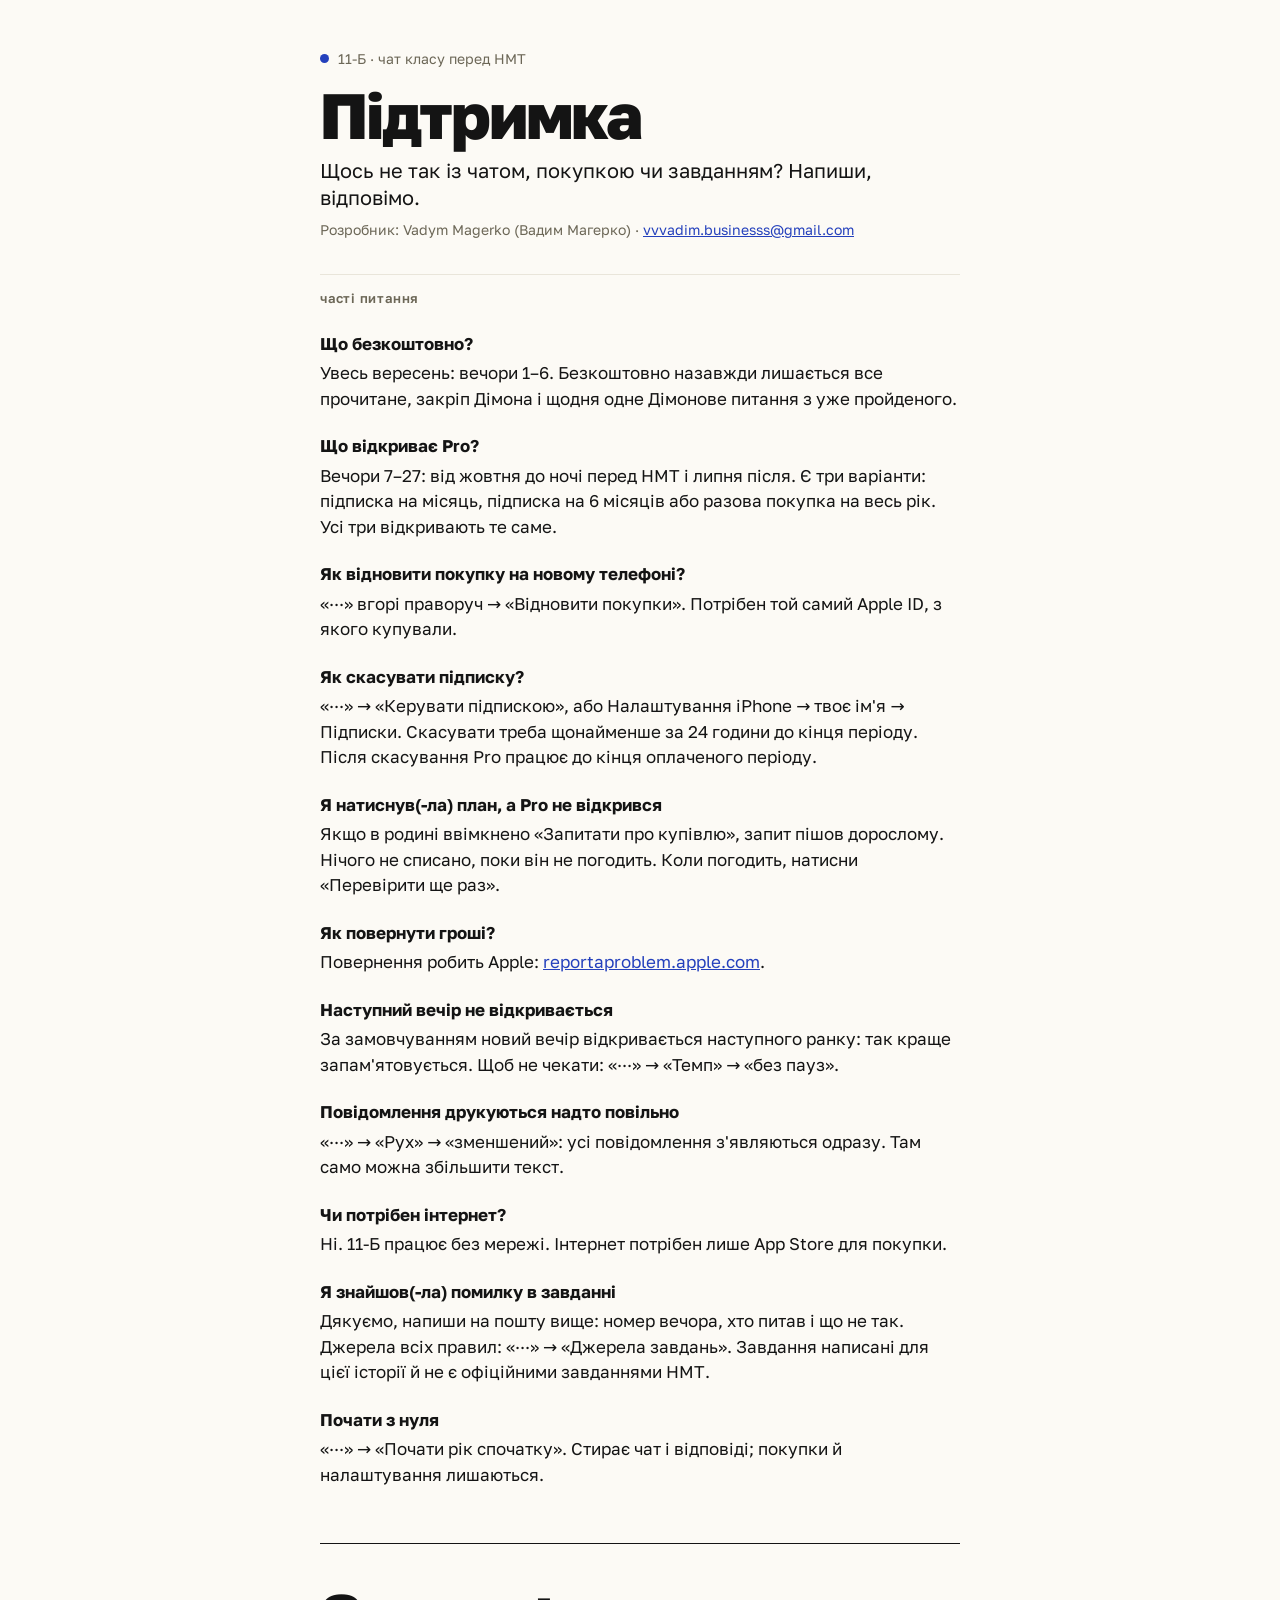
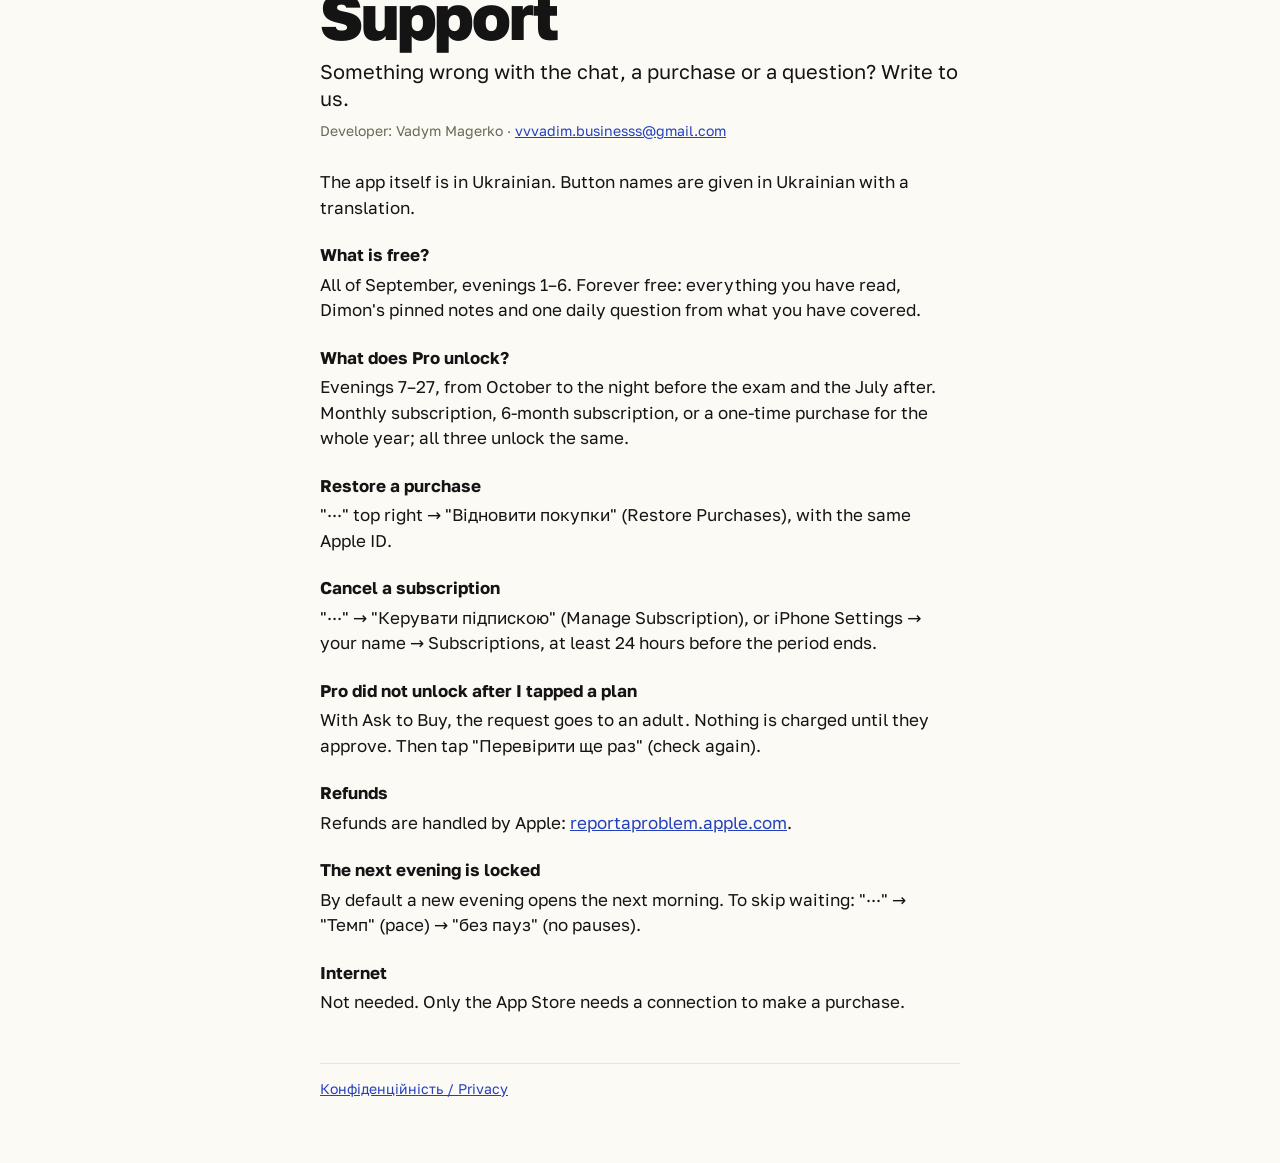
<file: index.html>
<!doctype html>
<html lang="uk">
<head>
<meta charset="UTF-8" />
<meta http-equiv="refresh" content="0; url=./support.html" />
<title>11-Б</title>
</head>
<body>
<p><a href="./privacy.html">Конфіденційність · Privacy</a> · <a href="./support.html">Підтримка · Support</a></p>
</body>
</html>
</file>
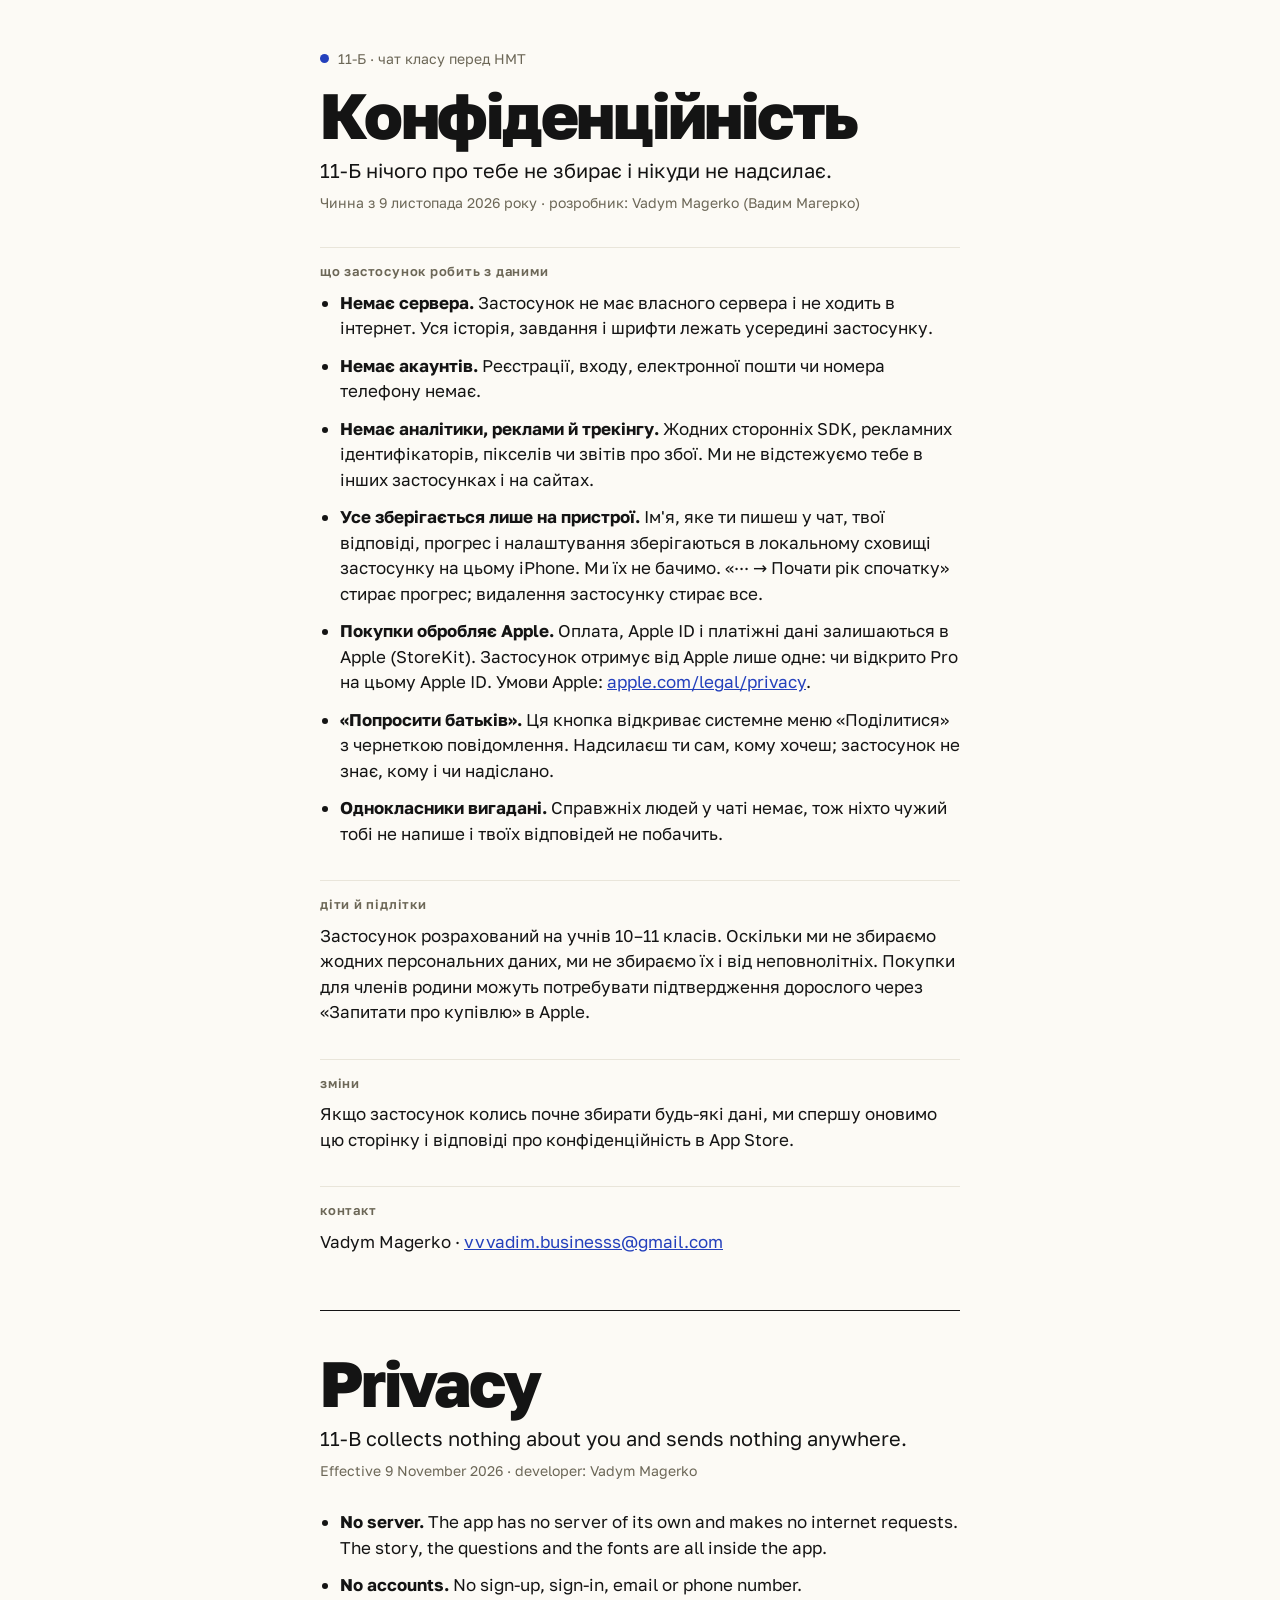
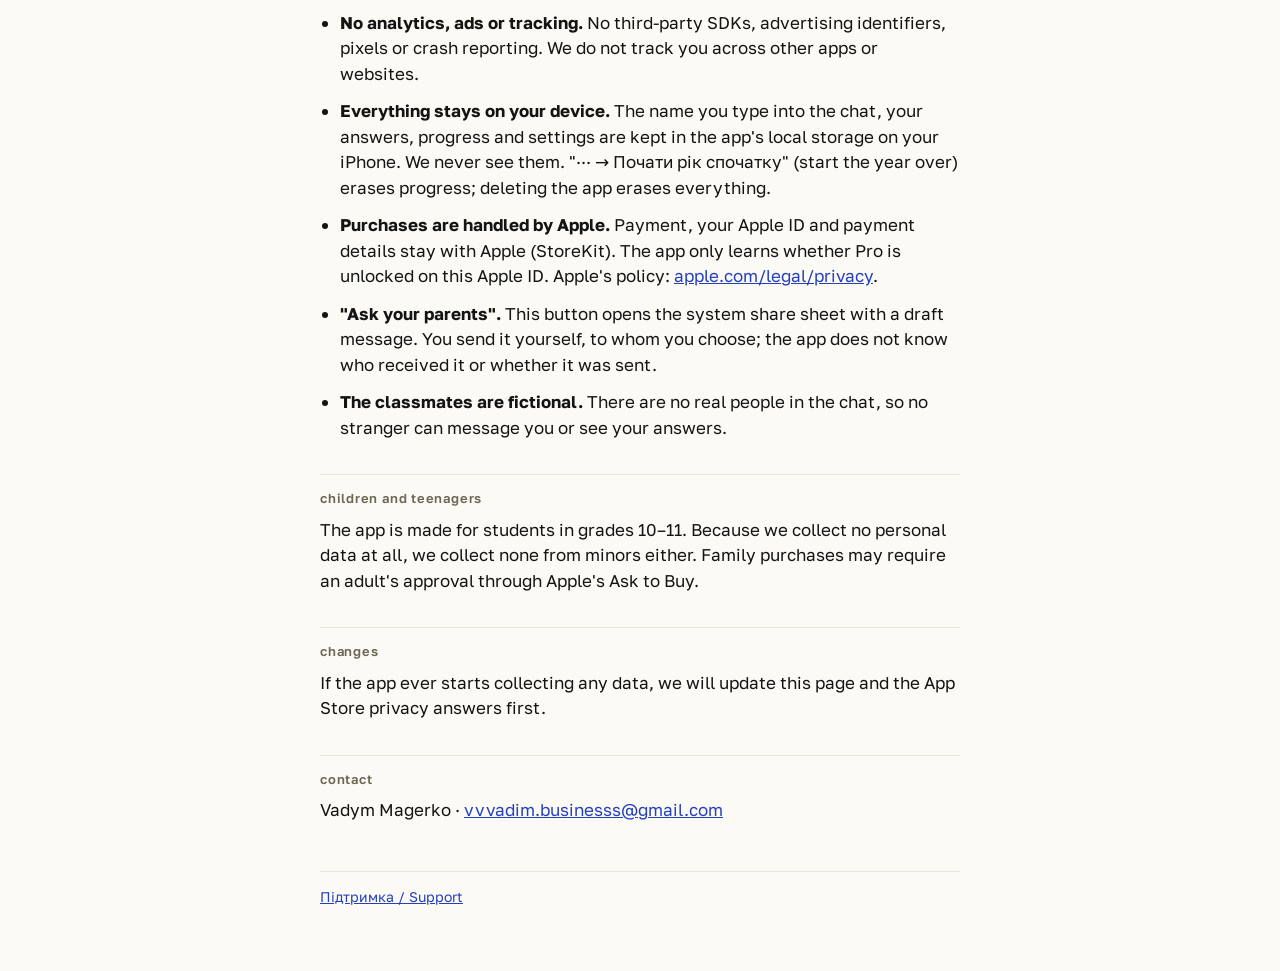
<file: privacy.html>
<!doctype html>
<html lang="uk">
<head>
<meta charset="utf-8">
<meta name="viewport" content="width=device-width,initial-scale=1">
<title>11-Б · Конфіденційність / Privacy</title>
<meta name="description" content="Політика конфіденційності застосунку 11-Б. Privacy policy of the 11-B app.">
<link rel="stylesheet" href="site.css">
</head>
<body>
<main>
  <p class="k"><i></i>11-Б · чат класу перед НМТ</p>
  <h1>Конфіденційність</h1>
  <p class="lead">11-Б нічого про тебе не збирає і нікуди не надсилає.</p>
  <p class="meta">Чинна з 9 листопада 2026 року · розробник: Vadym Magerko (Вадим Магерко)</p>

  <h2>Що застосунок робить з даними</h2>
  <ul>
    <li><b>Немає сервера.</b> Застосунок не має власного сервера і не ходить в інтернет. Уся історія, завдання і шрифти лежать усередині застосунку.</li>
    <li><b>Немає акаунтів.</b> Реєстрації, входу, електронної пошти чи номера телефону немає.</li>
    <li><b>Немає аналітики, реклами й трекінгу.</b> Жодних сторонніх SDK, рекламних ідентифікаторів, пікселів чи звітів про збої. Ми не відстежуємо тебе в інших застосунках і на сайтах.</li>
    <li><b>Усе зберігається лише на пристрої.</b> Ім'я, яке ти пишеш у чат, твої відповіді, прогрес і налаштування зберігаються в локальному сховищі застосунку на цьому iPhone. Ми їх не бачимо. «··· → Почати рік спочатку» стирає прогрес; видалення застосунку стирає все.</li>
    <li><b>Покупки обробляє Apple.</b> Оплата, Apple ID і платіжні дані залишаються в Apple (StoreKit). Застосунок отримує від Apple лише одне: чи відкрито Pro на цьому Apple ID. Умови Apple: <a href="https://www.apple.com/legal/privacy/">apple.com/legal/privacy</a>.</li>
    <li><b>«Попросити батьків».</b> Ця кнопка відкриває системне меню «Поділитися» з чернеткою повідомлення. Надсилаєш ти сам, кому хочеш; застосунок не знає, кому і чи надіслано.</li>
    <li><b>Однокласники вигадані.</b> Справжніх людей у чаті немає, тож ніхто чужий тобі не напише і твоїх відповідей не побачить.</li>
  </ul>

  <h2>Діти й підлітки</h2>
  <p>Застосунок розрахований на учнів 10–11 класів. Оскільки ми не збираємо жодних персональних даних, ми не збираємо їх і від неповнолітніх. Покупки для членів родини можуть потребувати підтвердження дорослого через «Запитати про купівлю» в Apple.</p>

  <h2>Зміни</h2>
  <p>Якщо застосунок колись почне збирати будь-які дані, ми спершу оновимо цю сторінку і відповіді про конфіденційність в App Store.</p>

  <h2>Контакт</h2>
  <p>Vadym Magerko · <a href="mailto:vvvadim.businesss@gmail.com">vvvadim.businesss@gmail.com</a></p>

  <hr>

  <section lang="en">
    <h1 class="en">Privacy</h1>
    <p class="lead">11-B collects nothing about you and sends nothing anywhere.</p>
    <p class="meta">Effective 9 November 2026 · developer: Vadym Magerko</p>
    <ul>
      <li><b>No server.</b> The app has no server of its own and makes no internet requests. The story, the questions and the fonts are all inside the app.</li>
      <li><b>No accounts.</b> No sign-up, sign-in, email or phone number.</li>
      <li><b>No analytics, ads or tracking.</b> No third-party SDKs, advertising identifiers, pixels or crash reporting. We do not track you across other apps or websites.</li>
      <li><b>Everything stays on your device.</b> The name you type into the chat, your answers, progress and settings are kept in the app's local storage on your iPhone. We never see them. "··· → Почати рік спочатку" (start the year over) erases progress; deleting the app erases everything.</li>
      <li><b>Purchases are handled by Apple.</b> Payment, your Apple ID and payment details stay with Apple (StoreKit). The app only learns whether Pro is unlocked on this Apple ID. Apple's policy: <a href="https://www.apple.com/legal/privacy/">apple.com/legal/privacy</a>.</li>
      <li><b>"Ask your parents".</b> This button opens the system share sheet with a draft message. You send it yourself, to whom you choose; the app does not know who received it or whether it was sent.</li>
      <li><b>The classmates are fictional.</b> There are no real people in the chat, so no stranger can message you or see your answers.</li>
    </ul>
    <h2>Children and teenagers</h2>
    <p>The app is made for students in grades 10–11. Because we collect no personal data at all, we collect none from minors either. Family purchases may require an adult's approval through Apple's Ask to Buy.</p>
    <h2>Changes</h2>
    <p>If the app ever starts collecting any data, we will update this page and the App Store privacy answers first.</p>
    <h2>Contact</h2>
    <p>Vadym Magerko · <a href="mailto:vvvadim.businesss@gmail.com">vvvadim.businesss@gmail.com</a></p>
  </section>

  <footer><a href="support.html">Підтримка / Support</a></footer>
</main>
</body>
</html>
</file>
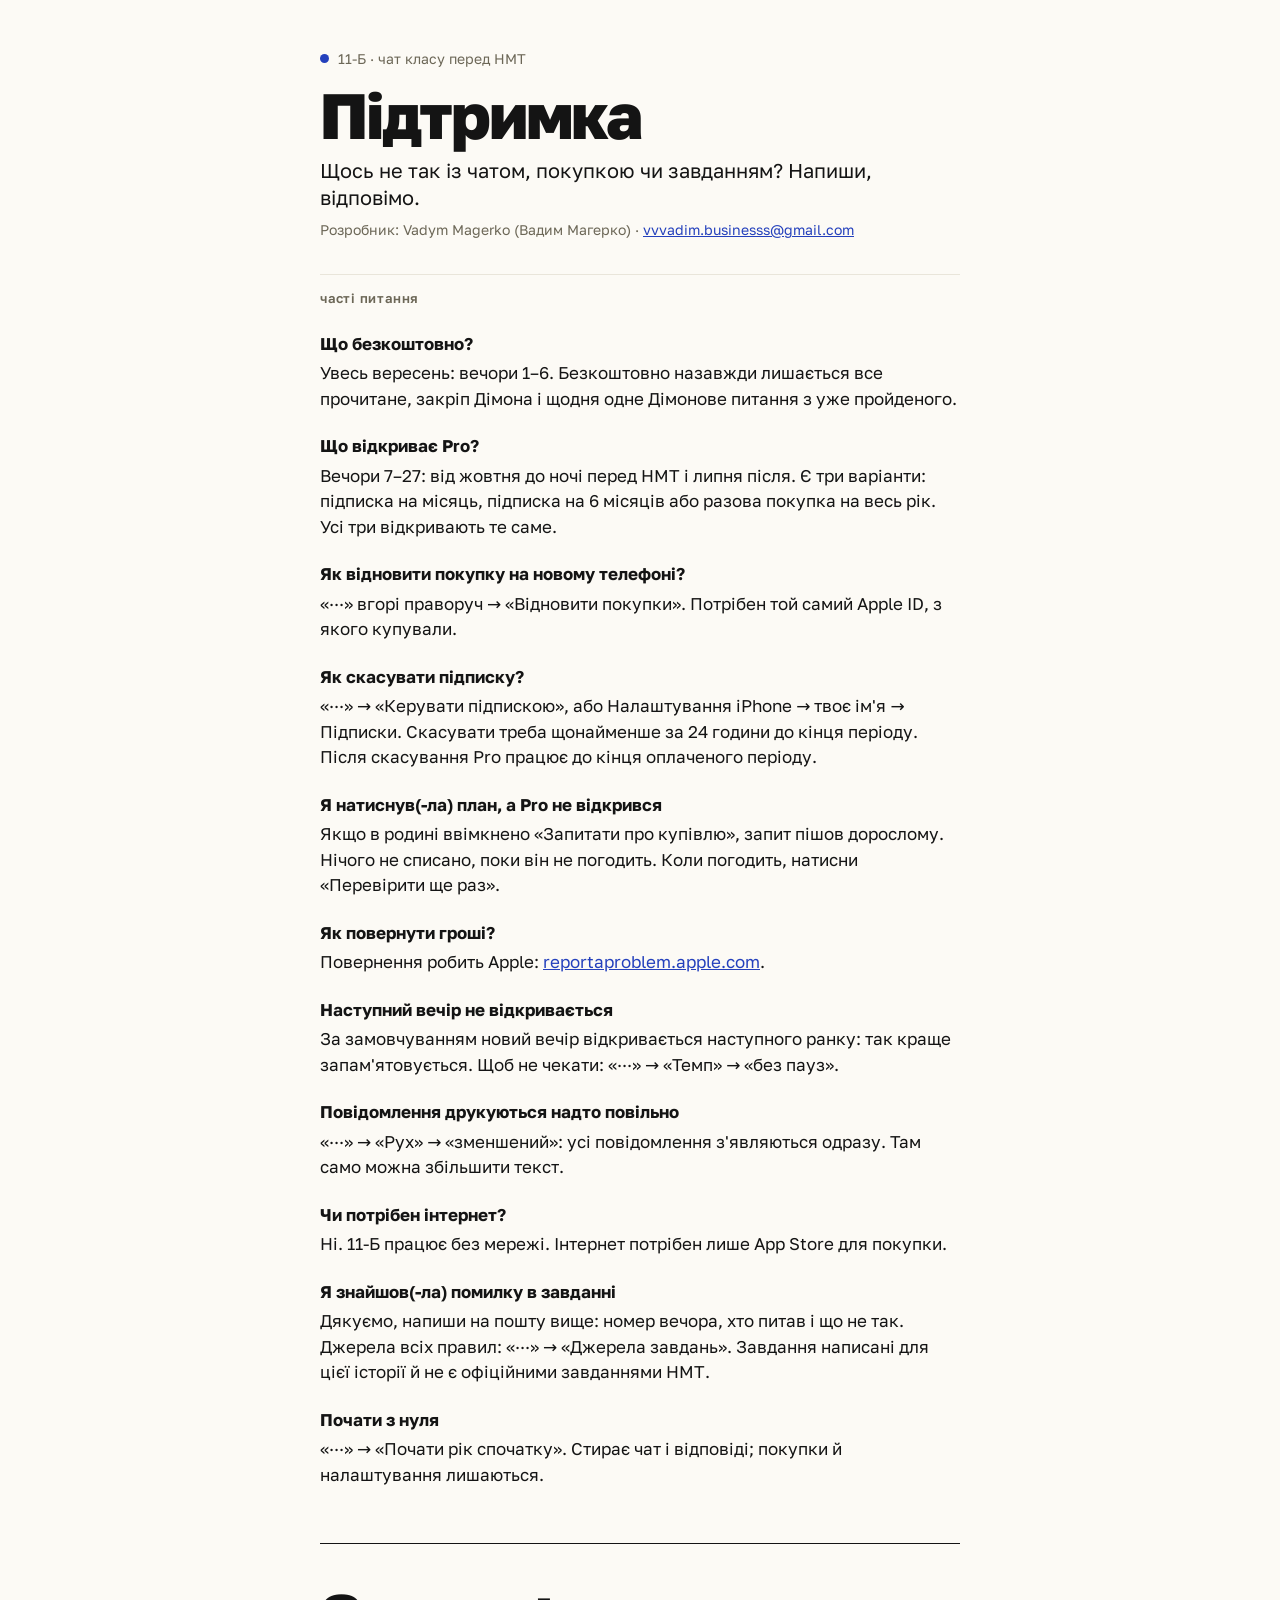
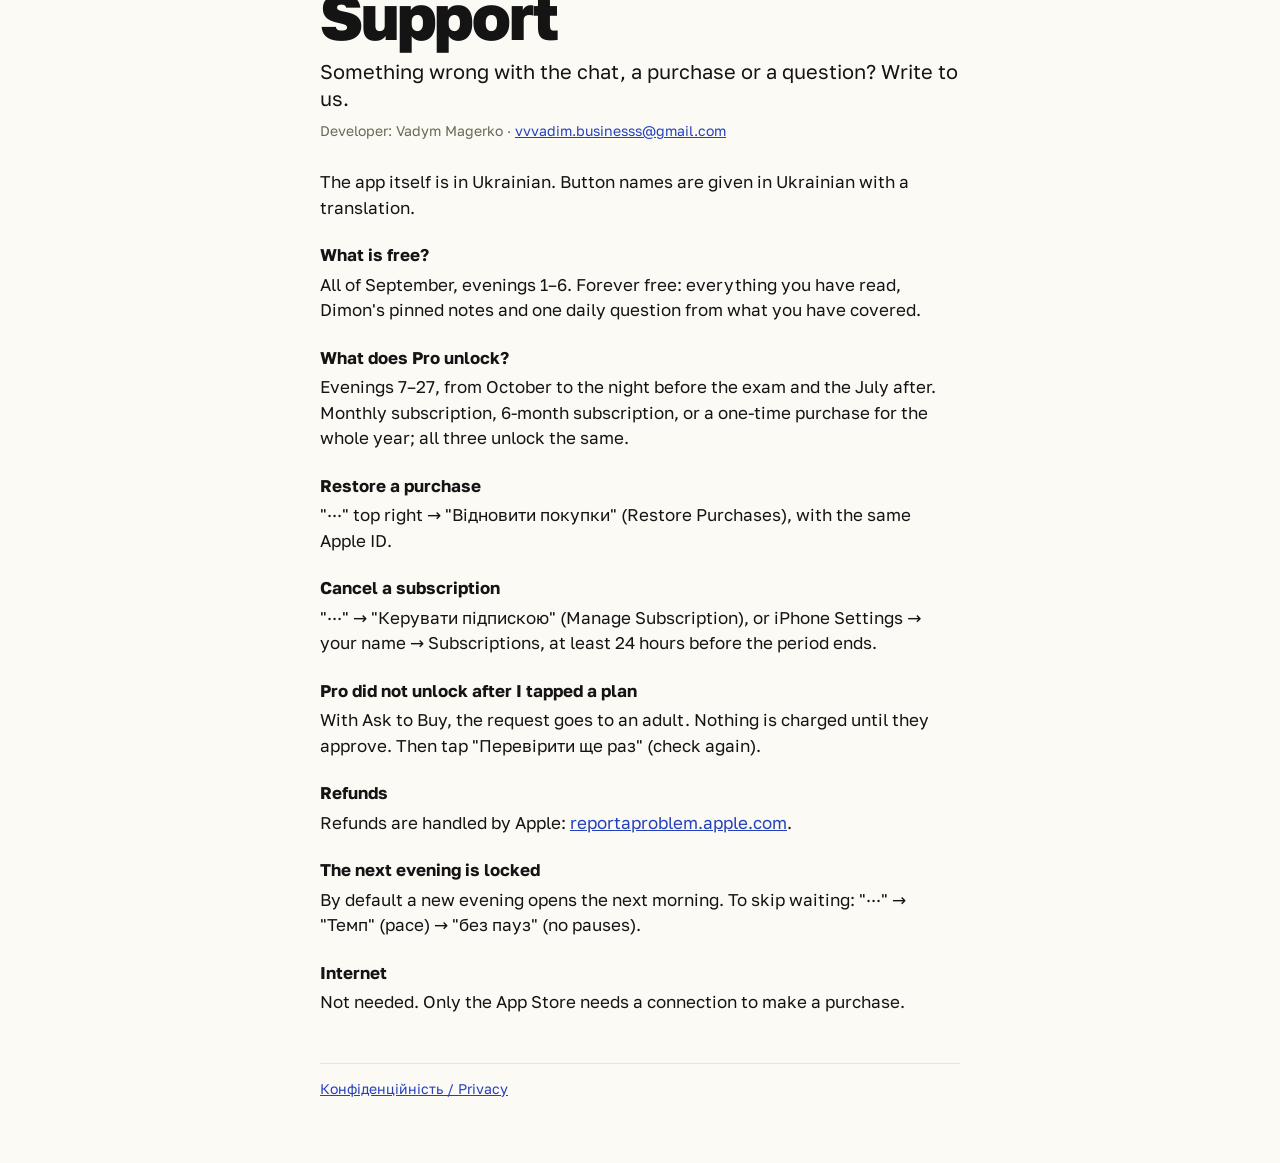
<file: support.html>
<!doctype html>
<html lang="uk">
<head>
<meta charset="utf-8">
<meta name="viewport" content="width=device-width,initial-scale=1">
<title>11-Б · Підтримка / Support</title>
<meta name="description" content="Підтримка застосунку 11-Б. Support for the 11-B app.">
<link rel="stylesheet" href="site.css">
</head>
<body>
<main>
  <p class="k"><i></i>11-Б · чат класу перед НМТ</p>
  <h1>Підтримка</h1>
  <p class="lead">Щось не так із чатом, покупкою чи завданням? Напиши, відповімо.</p>
  <p class="meta">Розробник: Vadym Magerko (Вадим Магерко) · <a href="mailto:vvvadim.businesss@gmail.com">vvvadim.businesss@gmail.com</a></p>

  <h2>Часті питання</h2>

  <h3>Що безкоштовно?</h3>
  <p>Увесь вересень: вечори 1–6. Безкоштовно назавжди лишається все прочитане, закріп Дімона і щодня одне Дімонове питання з уже пройденого.</p>

  <h3>Що відкриває Pro?</h3>
  <p>Вечори 7–27: від жовтня до ночі перед НМТ і липня після. Є три варіанти: підписка на місяць, підписка на 6 місяців або разова покупка на весь рік. Усі три відкривають те саме.</p>

  <h3>Як відновити покупку на новому телефоні?</h3>
  <p>«···» вгорі праворуч → «Відновити покупки». Потрібен той самий Apple ID, з якого купували.</p>

  <h3>Як скасувати підписку?</h3>
  <p>«···» → «Керувати підпискою», або Налаштування iPhone → твоє ім'я → Підписки. Скасувати треба щонайменше за 24 години до кінця періоду. Після скасування Pro працює до кінця оплаченого періоду.</p>

  <h3>Я натиснув(-ла) план, а Pro не відкрився</h3>
  <p>Якщо в родині ввімкнено «Запитати про купівлю», запит пішов дорослому. Нічого не списано, поки він не погодить. Коли погодить, натисни «Перевірити ще раз».</p>

  <h3>Як повернути гроші?</h3>
  <p>Повернення робить Apple: <a href="https://reportaproblem.apple.com">reportaproblem.apple.com</a>.</p>

  <h3>Наступний вечір не відкривається</h3>
  <p>За замовчуванням новий вечір відкривається наступного ранку: так краще запам'ятовується. Щоб не чекати: «···» → «Темп» → «без пауз».</p>

  <h3>Повідомлення друкуються надто повільно</h3>
  <p>«···» → «Рух» → «зменшений»: усі повідомлення з'являються одразу. Там само можна збільшити текст.</p>

  <h3>Чи потрібен інтернет?</h3>
  <p>Ні. 11-Б працює без мережі. Інтернет потрібен лише App Store для покупки.</p>

  <h3>Я знайшов(-ла) помилку в завданні</h3>
  <p>Дякуємо, напиши на пошту вище: номер вечора, хто питав і що не так. Джерела всіх правил: «···» → «Джерела завдань». Завдання написані для цієї історії й не є офіційними завданнями НМТ.</p>

  <h3>Почати з нуля</h3>
  <p>«···» → «Почати рік спочатку». Стирає чат і відповіді; покупки й налаштування лишаються.</p>

  <hr>

  <section lang="en">
    <h1 class="en">Support</h1>
    <p class="lead">Something wrong with the chat, a purchase or a question? Write to us.</p>
    <p class="meta">Developer: Vadym Magerko · <a href="mailto:vvvadim.businesss@gmail.com">vvvadim.businesss@gmail.com</a></p>
    <p>The app itself is in Ukrainian. Button names are given in Ukrainian with a translation.</p>
    <h3>What is free?</h3>
    <p>All of September, evenings 1–6. Forever free: everything you have read, Dimon's pinned notes and one daily question from what you have covered.</p>
    <h3>What does Pro unlock?</h3>
    <p>Evenings 7–27, from October to the night before the exam and the July after. Monthly subscription, 6-month subscription, or a one-time purchase for the whole year; all three unlock the same.</p>
    <h3>Restore a purchase</h3>
    <p>"···" top right → "Відновити покупки" (Restore Purchases), with the same Apple ID.</p>
    <h3>Cancel a subscription</h3>
    <p>"···" → "Керувати підпискою" (Manage Subscription), or iPhone Settings → your name → Subscriptions, at least 24 hours before the period ends.</p>
    <h3>Pro did not unlock after I tapped a plan</h3>
    <p>With Ask to Buy, the request goes to an adult. Nothing is charged until they approve. Then tap "Перевірити ще раз" (check again).</p>
    <h3>Refunds</h3>
    <p>Refunds are handled by Apple: <a href="https://reportaproblem.apple.com">reportaproblem.apple.com</a>.</p>
    <h3>The next evening is locked</h3>
    <p>By default a new evening opens the next morning. To skip waiting: "···" → "Темп" (pace) → "без пауз" (no pauses).</p>
    <h3>Internet</h3>
    <p>Not needed. Only the App Store needs a connection to make a purchase.</p>
  </section>

  <footer><a href="privacy.html">Конфіденційність / Privacy</a></footer>
</main>
</body>
</html>
</file>
<file: site.css>
@font-face{font-family:G;src:url(fonts/golos-text-cyrillic-wght-normal.woff2) format("woff2");font-weight:400 900;font-display:swap;unicode-range:U+0301,U+0400-045F,U+0490-0491,U+04B0-04B1,U+2116}
@font-face{font-family:G;src:url(fonts/golos-text-latin-wght-normal.woff2) format("woff2");font-weight:400 900;font-display:swap;unicode-range:U+0000-00FF,U+2000-206F,U+2212}
:root{--bg:#fcfaf5;--ink:#141414;--mute:#6c6757;--line:#e9e5da;--you:#2440bc;--red:#d3261d}
@media (prefers-color-scheme:dark){:root{--bg:#14120e;--ink:#ded7c6;--mute:#928a76;--line:#2a2720;--you:#7d93f0;--red:#ff6a5a}}
*{box-sizing:border-box}
html{-webkit-text-size-adjust:100%}
body{margin:0;background:var(--bg);color:var(--ink);font:17px/1.5 G,system-ui,-apple-system,sans-serif}
main{max-width:680px;margin:0 auto;padding:48px 20px 64px}
.k{display:flex;align-items:center;gap:9px;margin:0;font-size:14px;color:var(--mute)}
.k i{width:9px;height:9px;border-radius:50%;background:var(--you)}
h1{margin:14px 0 10px;font-size:clamp(40px,10vw,64px);line-height:1;font-weight:800;letter-spacing:-.035em}
h1.en{margin-top:0}
.lead{font-size:20px;line-height:1.35;margin:0 0 8px}
.meta{font-size:14px;color:var(--mute);margin:0 0 28px}
h2{font-size:13px;font-weight:600;color:var(--mute);text-transform:lowercase;letter-spacing:.06em;margin:34px 0 8px;padding-top:14px;border-top:1px solid var(--line)}
h3{font-size:17px;margin:22px 0 4px}
p{margin:0 0 12px}
ul{padding-left:20px;margin:0}
li{margin:0 0 12px}
a{color:var(--you)}
hr{border:0;border-top:1px solid var(--ink);margin:56px 0 40px}
.todo{color:var(--red);font-weight:600}
footer{margin-top:48px;padding-top:14px;border-top:1px solid var(--line);font-size:14px}
</file>
